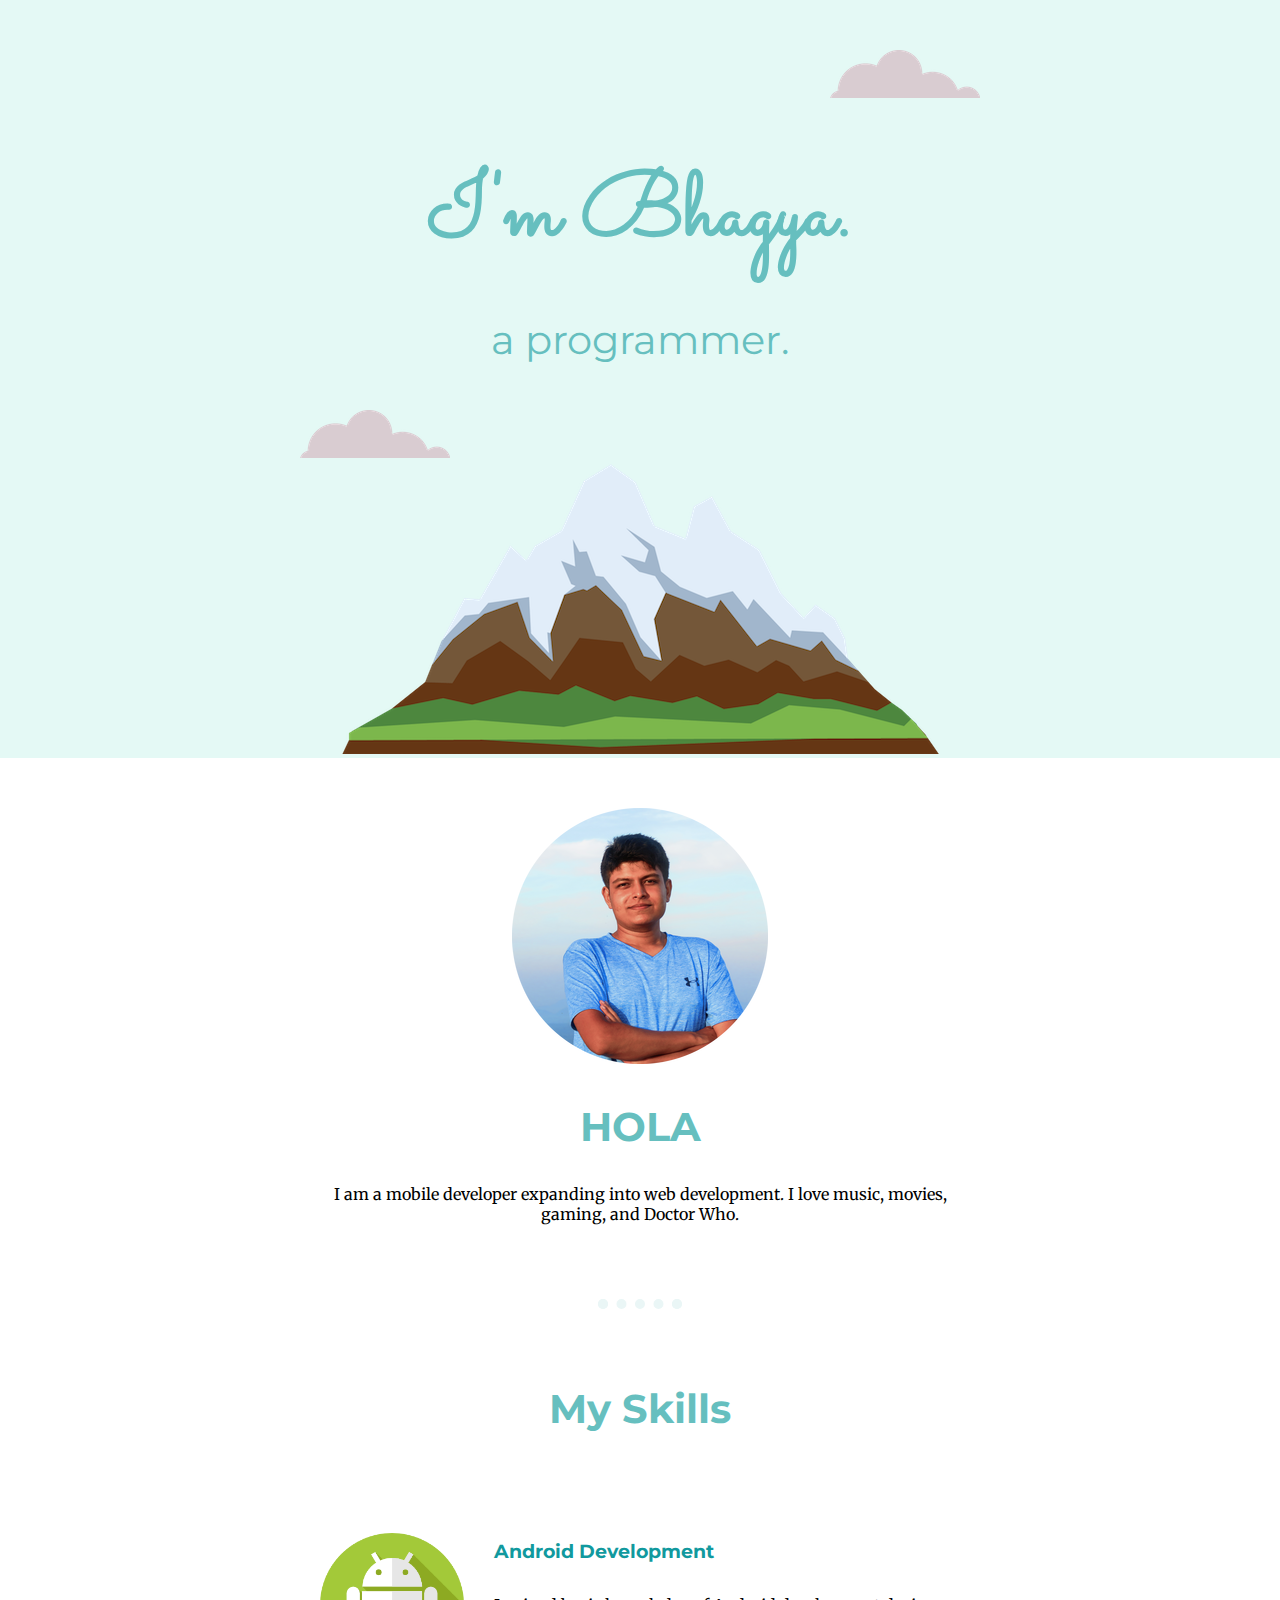
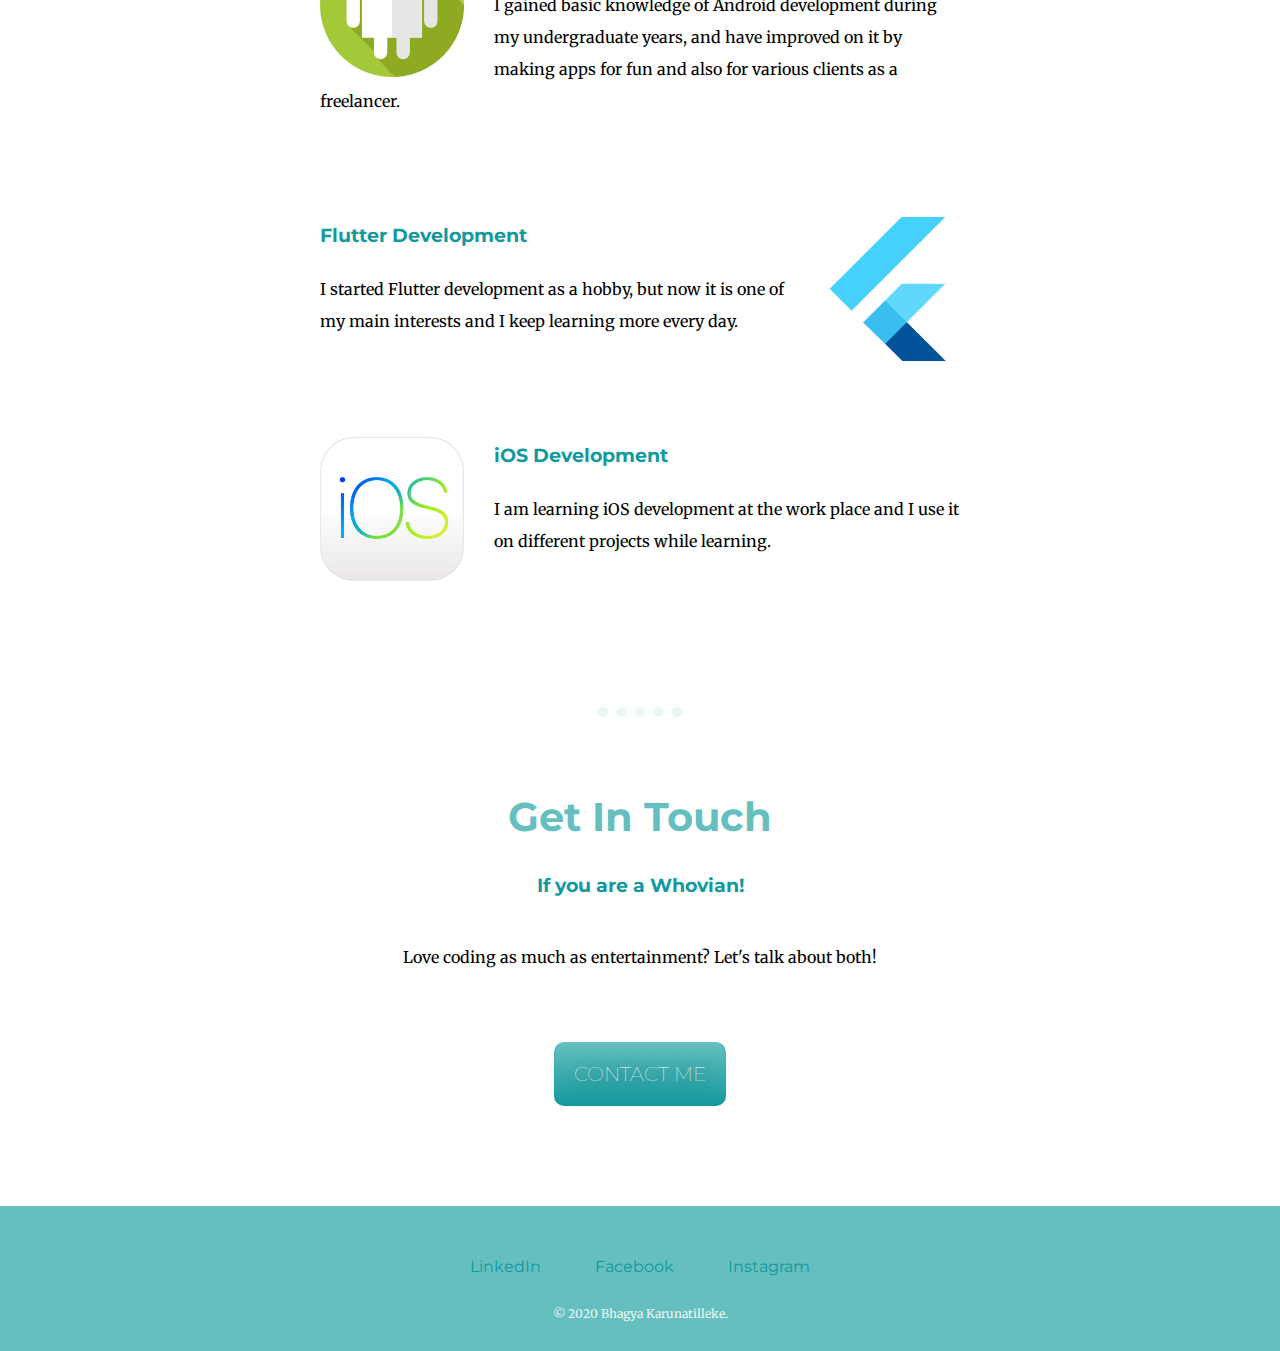
<file: index.html>
<!DOCTYPE html>
<html lang="en" dir="ltr">

<head>
  <meta charset="utf-8">
  <title>Bhagya Karunatilleke</title>
  <link rel="stylesheet" type="text/css" href="css/styles.css">
  <link rel="icon" href="favicon.ico">
  <link href="https://fonts.googleapis.com/css?family=Merriweather|Montserrat|Sacramento&display=swap" rel="stylesheet">
</head>

<body>

  <div class="top-container">
    <img class="top-cloud" src="images/cloud.png" alt="cloud-img">
    <h1>I'm Bhagya.</h1>
    <h2 class="subtitle">a programmer.</h2>
    <img class="bottom-cloud" src="images/cloud.png" alt="cloud-img">
    <img src="images/mountain.png" alt="mountain">
  </div>

  <div class="middle-container">
    <div class="profile">
      <img src="images/profile_pic.png" alt="Bhagya's profile pic">
      <h2>HOLA</h2>
      <p class="intro">I am a mobile developer expanding into web development. I love music, movies, gaming, and Doctor Who.</p>
    </div>
    <hr>
    <div class="skills">
      <h2>My Skills</h2>
      <div class="skill-row">
        <img class="android-logo" src="images/android_logo.png" alt="Android">
        <h3>Android Development</h3>
        <p class="skill-android-description">I gained basic knowledge of Android development during my undergraduate years, and have improved on it by making apps for fun and also for various clients as a freelancer.</p>
      </div>
      <div class="skill-row">
        <img class="flutter-logo" src="images/flutter_logo.png" alt="Flutter">
        <h3>Flutter Development</h3>
        <p class="skill-flutter-description">I started Flutter development as a hobby, but now it is one of my main interests and I keep learning more every day.</p>
      </div>
      <div class="skill-row">
        <img class="ios-logo" src="images/ios_logo.png" alt="iOS">
        <h3>iOS Development</h3>
        <p class="skill-ios-description">I am learning iOS development at the work place and I use it on different projects while learning.</p>
      </div>
    </div>
    <hr>
    <div class="contact-me">
      <h2>Get In Touch</h2>
      <h3>If you are a Whovian!</h3>
      <p class="contact-me description">Love coding as much as entertainment? Let's talk about both!</p>
      <a class="contact-me btn" href="mailto:haganerox5@gmail.com">CONTACT ME</a>
    </div>
  </div>


  <div class="bottom-container">
    <a class="footer-link" href="https://www.linkedin.com/in/bhagya-karunatilleke-655991196">LinkedIn</a>
    <a class="footer-link" href="https://www.facebook.com/bhagya.karunatilleke">Facebook</a>
    <a class="footer-link" href="https://www.instagram.com/darkchild_0/">Instagram</a>
    <p class="copyright">© 2020 Bhagya Karunatilleke.</p>
  </div>


</body>

</html>
</file>
<file: css/styles.css>
/**************************** TAG SELECTORS **********************************/
body {
  font-family: 'Merriweather', serif;
  margin: 0;
  text-align: center;
}

h1 {
  color: #66BFBF;
  font-family: 'Sacramento', cursive;
  font-size: 5.625rem;
  /* 1rem = 1em = 16px = 100%    Check video #55 09:45 to see the difference between rem and em.
                                                   em is inherited(each element's em size will be multiplied by the common em font-size used for its parent,
                                                   or for the body, if there is any) while rem is not. rem will only consider this element's font-size.*/
  margin: 50px auto 0;
}

h2 {
  color: #66BFBF;
  font-family: 'Montserrat', sans-serif;
  font-size: 2.5rem;
}

h3 {
  color: #11999E;
  font-family: 'Montserrat', sans-serif;
}

hr {
  border-color: #EAF6F6;
  border-style: dotted;
  border-top: 5px;
  border-width: 10px;
  width: 5%
}

a {
  color: #11999E;
  font-family: 'Montserrat', sans-serif;
  text-decoration: none;
}

a:hover {
  color: #EAF6F6;
}

/***************************** CLASS SELECTORS *******************************/
.top-container {
  background-color: #E4F9F5;
  padding-top: 100px;
  position: relative;
}

.middle-container {
  margin: 50px auto 100px auto;
}

.bottom-container {
  background-color: #66BFBF;
  padding: 50px 0 30px 0;
}

.bottom-cloud {
  bottom: 300px;
  left: 300px;
  position: absolute;
}

.top-cloud {
  position: absolute;
  right: 300px;
  top: 50px;
}

.subtitle {
  font-weight: normal;
}

.intro {
  margin: auto;
  width: 50%;
}

.profile {
  margin: 0 auto 75px;
}

.skills {
  margin: 75px auto 150px;
}

.skill-row {
  line-height: 2;
  margin: 100px auto 100px auto;
  text-align: left;
  width: 50%;
}

.android-logo {
  float: left;
  margin-right: 30px;
  width: 9rem;
}

.flutter-logo {
  float: right;
  margin-left: 30px;
  width: 9rem;
}

.ios-logo {
  float: left;
  margin-right: 30px;
  width: 9rem;
}

.contact-me {
  margin: 75px auto 0;
}

.contact-me .description {
  margin: 50px auto 0;
  width: 50%;
}

.copyright {
  color: #EAF6F6;
  font-size: 0.75rem;
  margin: 30px auto 0;
}

.footer-link {
  margin: 0 25px;
}

.contact-me .btn {
  /* position: relative;
  top: 70px; */
  background: #66BFBF;
  background-image: -webkit-linear-gradient(top, #66BFBF, #11999E);
  background-image: -moz-linear-gradient(top, #66BFBF, #11999E);
  background-image: -ms-linear-gradient(top, #66BFBF, #11999E);
  background-image: -o-linear-gradient(top, #66BFBF, #11999E);
  background-image: linear-gradient(to bottom, #66BFBF, #11999E);
  -webkit-border-radius: 10px;
  -moz-border-radius: 10px;
  border-radius: 10px;
  color: #FFFFFF;
  font-family: 'Montserrat', sans-serif;
  font-size: 20px;
  font-weight: 100;
  padding: 20px;
  text-shadow: 1px 1px 20px #000000;
  text-decoration: none;
  display: inline-block;
  cursor: pointer;
  text-align: center;
}

.contact-me .btn:hover {
  border: solid #FFFFFF 0px;
  background: #11999E;
  background-image: -webkit-linear-gradient(top, #11999E, #11999E);
  background-image: -moz-linear-gradient(top, #11999E, #11999E);
  background-image: -ms-linear-gradient(top, #11999E, #11999E);
  background-image: -o-linear-gradient(top, #11999E, #11999E);
  background-image: linear-gradient(to bottom, #11999E, #11999E);
  -webkit-border-radius: 10px;
  -moz-border-radius: 10px;
  border-radius: 10px;
  text-decoration: none;
}
</file>
